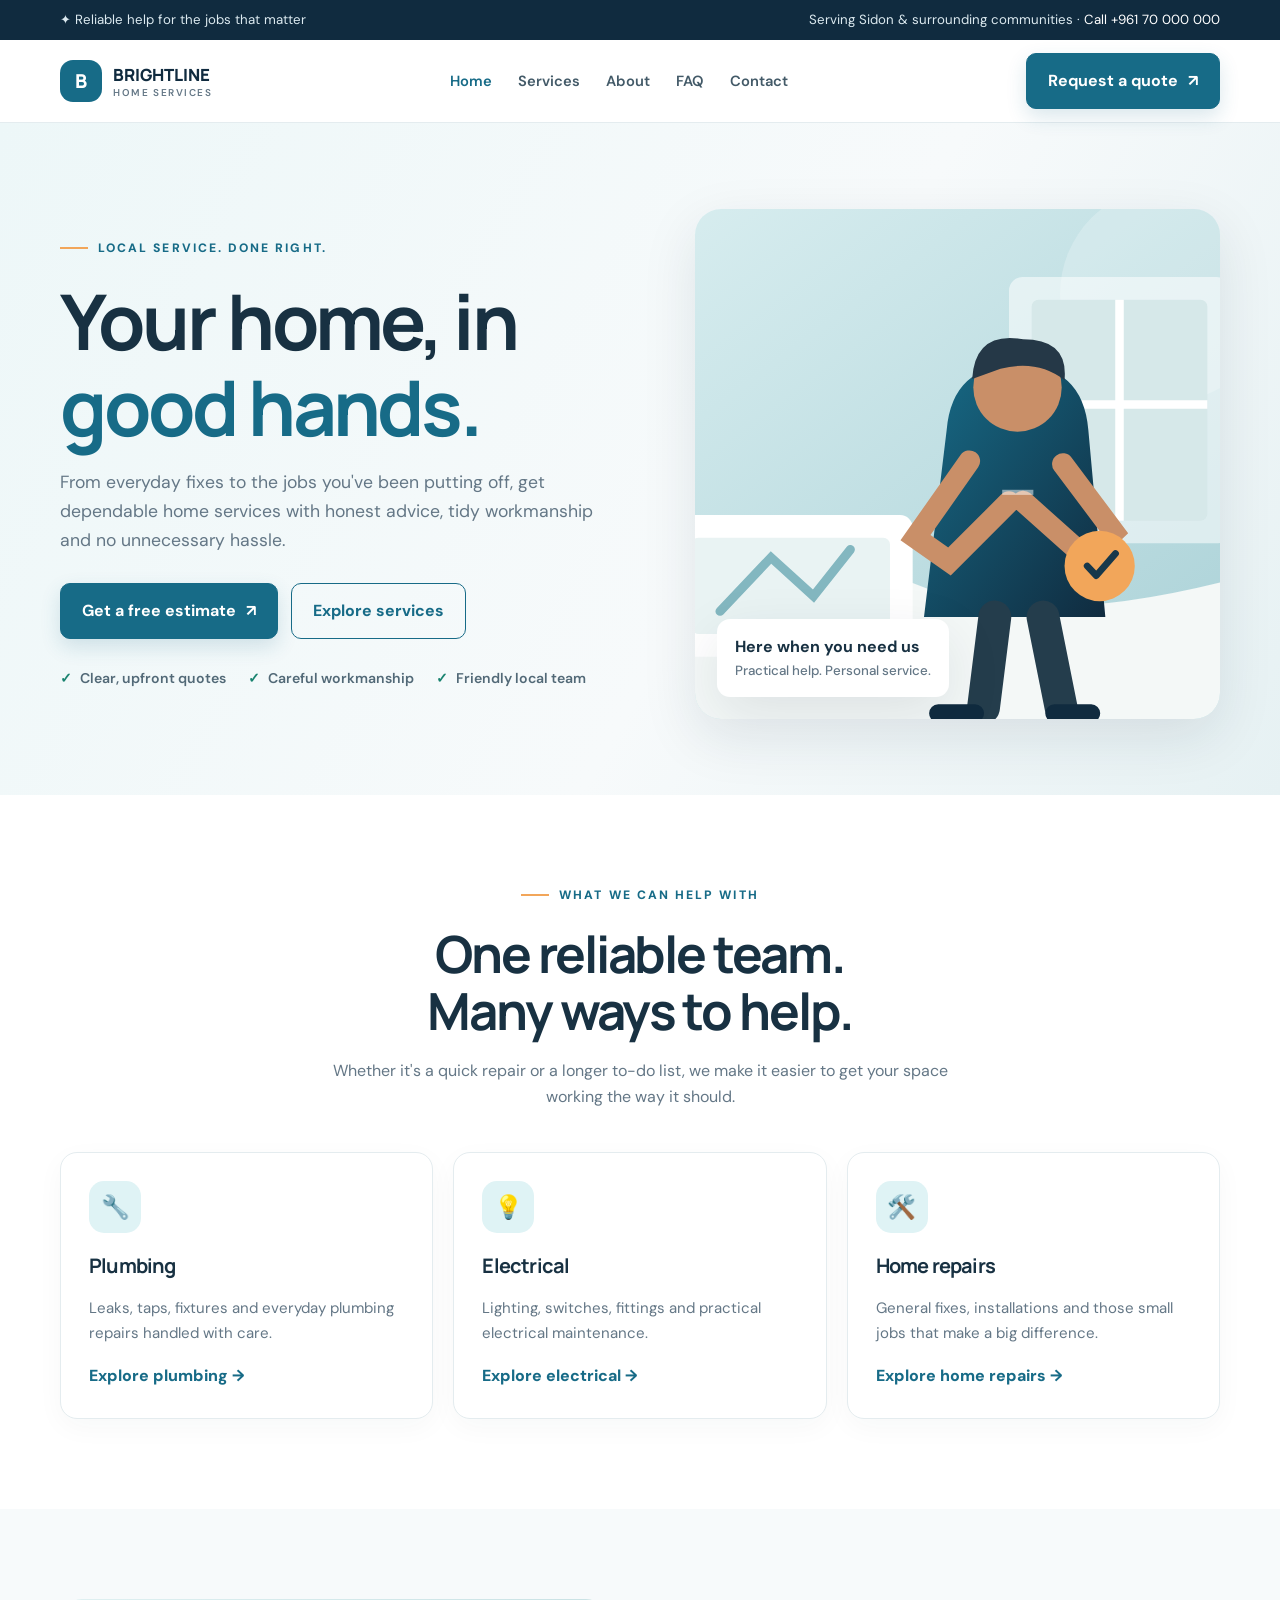
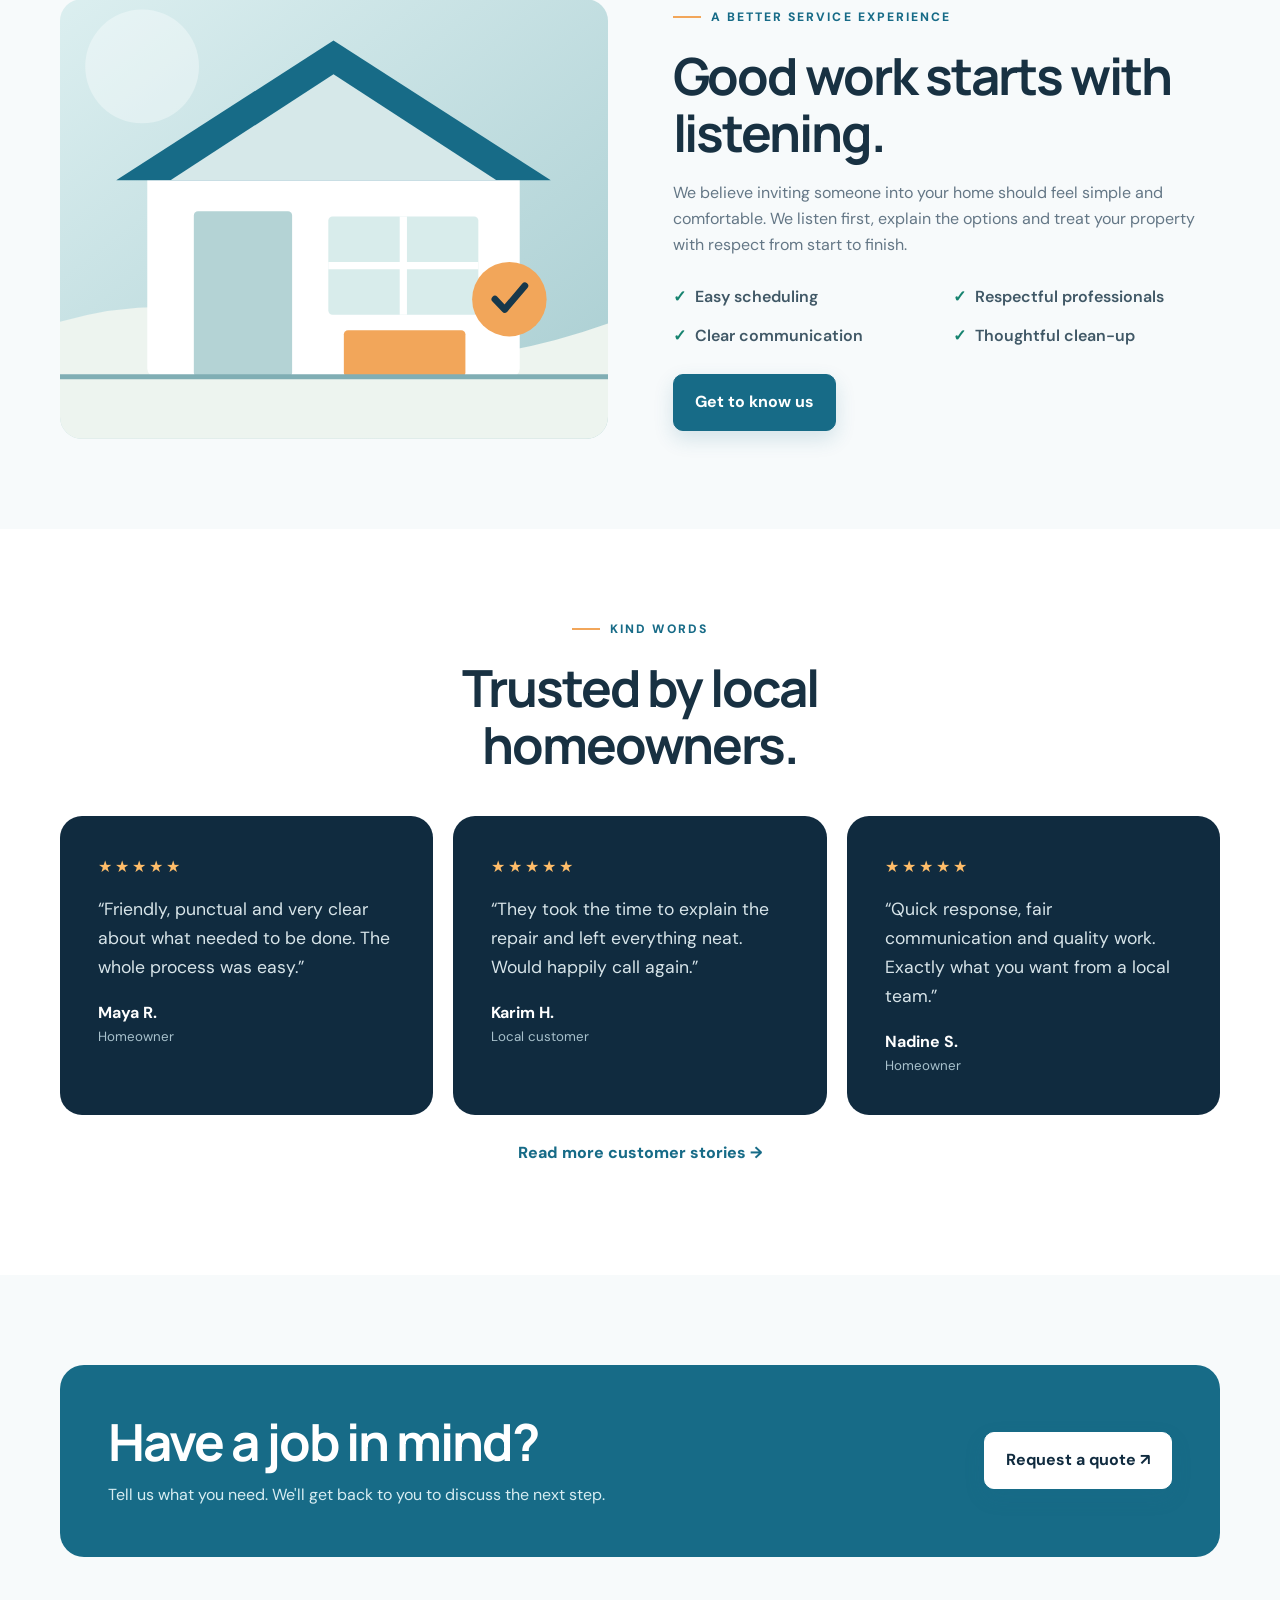
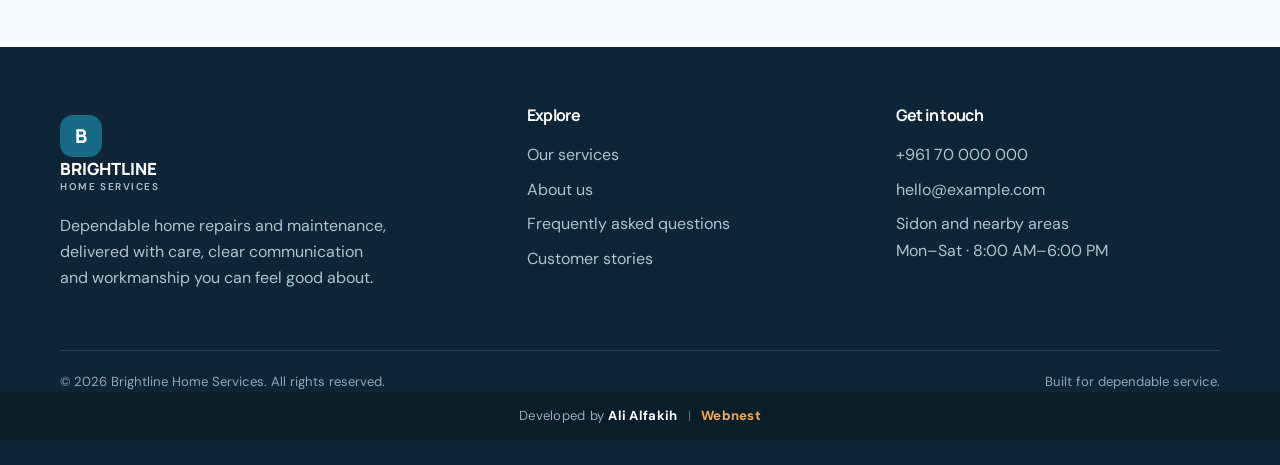
<file: index.html>
<!doctype html><html lang="en"><head><meta charset="utf-8"><meta name="viewport" content="width=device-width,initial-scale=1"><meta name="description" content="Reliable local home services, clear communication and quality workmanship."><title>Home | Brightline Home Services</title><link rel="stylesheet" href="assets/style.css"></head><body>
<div class="topbar"><div class="container"><span>✦ Reliable help for the jobs that matter</span><span class="top-right">Serving Sidon & surrounding communities · <a href="tel:+96170000000">Call +961 70 000 000</a></span></div></div>
<header class="header"><div class="container nav"><a class="brand" href="index.html"><span class="brand-mark">B</span><span>BRIGHTLINE<small>HOME SERVICES</small></span></a><nav class="links" id="nav"><a class="active" href="index.html">Home</a><a class="" href="services.html">Services</a><a class="" href="about.html">About</a><a class="" href="faq.html">FAQ</a><a class="" href="contact.html">Contact</a></nav><a class="btn" href="quote.html">Request a quote <span>↗</span></a><button class="menu" aria-label="Open menu" onclick="document.getElementById('nav').classList.toggle('open')">☰</button></div></header>
<main><section class="hero"><div class="container hero-grid"><div><div class="eyebrow">Local service. Done right.</div><h1>Your home, in <span>good hands.</span></h1><p class="hero-copy">From everyday fixes to the jobs you've been putting off, get dependable home services with honest advice, tidy workmanship and no unnecessary hassle.</p><div class="actions"><a class="btn" href="quote.html">Get a free estimate <span>↗</span></a><a class="btn outline" href="services.html">Explore services</a></div><div class="trust"><span>Clear, upfront quotes</span><span>Careful workmanship</span><span>Friendly local team</span></div></div><div class="hero-image"><img src="assets/hero-service.svg" alt="Professional technician working on a home repair"><div class="image-note">Here when you need us<small>Practical help. Personal service.</small></div></div></div></section>
<section class="section white"><div class="container"><div class="section-head center"><div class="eyebrow">What we can help with</div><h2>One reliable team.<br>Many ways to help.</h2><p>Whether it's a quick repair or a longer to-do list, we make it easier to get your space working the way it should.</p></div><div class="cards">
<div class="card"><div class="icon">🔧</div><h3>Plumbing</h3><p>Leaks, taps, fixtures and everyday plumbing repairs handled with care.</p><a class="text-link" href="services.html#plumbing">Explore plumbing →</a></div>
<div class="card"><div class="icon">💡</div><h3>Electrical</h3><p>Lighting, switches, fittings and practical electrical maintenance.</p><a class="text-link" href="services.html#electrical">Explore electrical →</a></div>
<div class="card"><div class="icon">🛠️</div><h3>Home repairs</h3><p>General fixes, installations and those small jobs that make a big difference.</p><a class="text-link" href="services.html#repairs">Explore home repairs →</a></div></div></div></section>
<section class="section"><div class="container split"><div class="photo"><img src="assets/home-project.svg" alt="Beautiful, well-maintained home"></div><div><div class="eyebrow">A better service experience</div><h2>Good work starts with listening.</h2><p>We believe inviting someone into your home should feel simple and comfortable. We listen first, explain the options and treat your property with respect from start to finish.</p><div class="checks"><span>Easy scheduling</span><span>Respectful professionals</span><span>Clear communication</span><span>Thoughtful clean-up</span></div><a class="btn" href="about.html">Get to know us</a></div></div></section>
<section class="section white"><div class="container"><div class="section-head center"><div class="eyebrow">Kind words</div><h2>Trusted by local homeowners.</h2></div><div class="cards"><div class="testimonial"><div class="stars">★★★★★</div><p>“Friendly, punctual and very clear about what needed to be done. The whole process was easy.”</p><div class="person">Maya R.<small>Homeowner</small></div></div><div class="testimonial"><div class="stars">★★★★★</div><p>“They took the time to explain the repair and left everything neat. Would happily call again.”</p><div class="person">Karim H.<small>Local customer</small></div></div><div class="testimonial"><div class="stars">★★★★★</div><p>“Quick response, fair communication and quality work. Exactly what you want from a local team.”</p><div class="person">Nadine S.<small>Homeowner</small></div></div></div><p style="text-align:center;margin-top:25px"><a class="text-link" href="testimonials.html">Read more customer stories →</a></p></div></section>
<section class="section"><div class="container"><div class="cta"><div><h2>Have a job in mind?</h2><p>Tell us what you need. We'll get back to you to discuss the next step.</p></div><a class="btn light" href="quote.html">Request a quote ↗</a></div></div></section></main>
<footer class="footer"><div class="container"><div class="footer-grid"><div><a class="brand" href="index.html" style="color:#fff"><span class="brand-mark">B</span><span>BRIGHTLINE<small style="color:#afc3cd">HOME SERVICES</small></span></a><p style="margin-top:20px;max-width:330px">Dependable home repairs and maintenance, delivered with care, clear communication and workmanship you can feel good about.</p></div><div><h3>Explore</h3><a href="services.html">Our services</a><a href="about.html">About us</a><a href="faq.html">Frequently asked questions</a><a href="testimonials.html">Customer stories</a></div><div><h3>Get in touch</h3><a href="tel:+96170000000">+961 70 000 000</a><a href="mailto:hello@example.com">hello@example.com</a><p>Sidon and nearby areas<br>Mon–Sat · 8:00 AM–6:00 PM</p></div></div><div class="copyright"><span>© 2026 Brightline Home Services. All rights reserved.</span><span>Built for dependable service.</span></div></div><div class="developer-credit">Developed by <strong>Ali Alfakih</strong> <span>|</span> <a href="#" aria-label="Webnest">Webnest</a></div></footer><a class="mobile-call" href="tel:+96170000000">☎ Call now</a><script src="assets/site.js"></script></body></html>
</file>
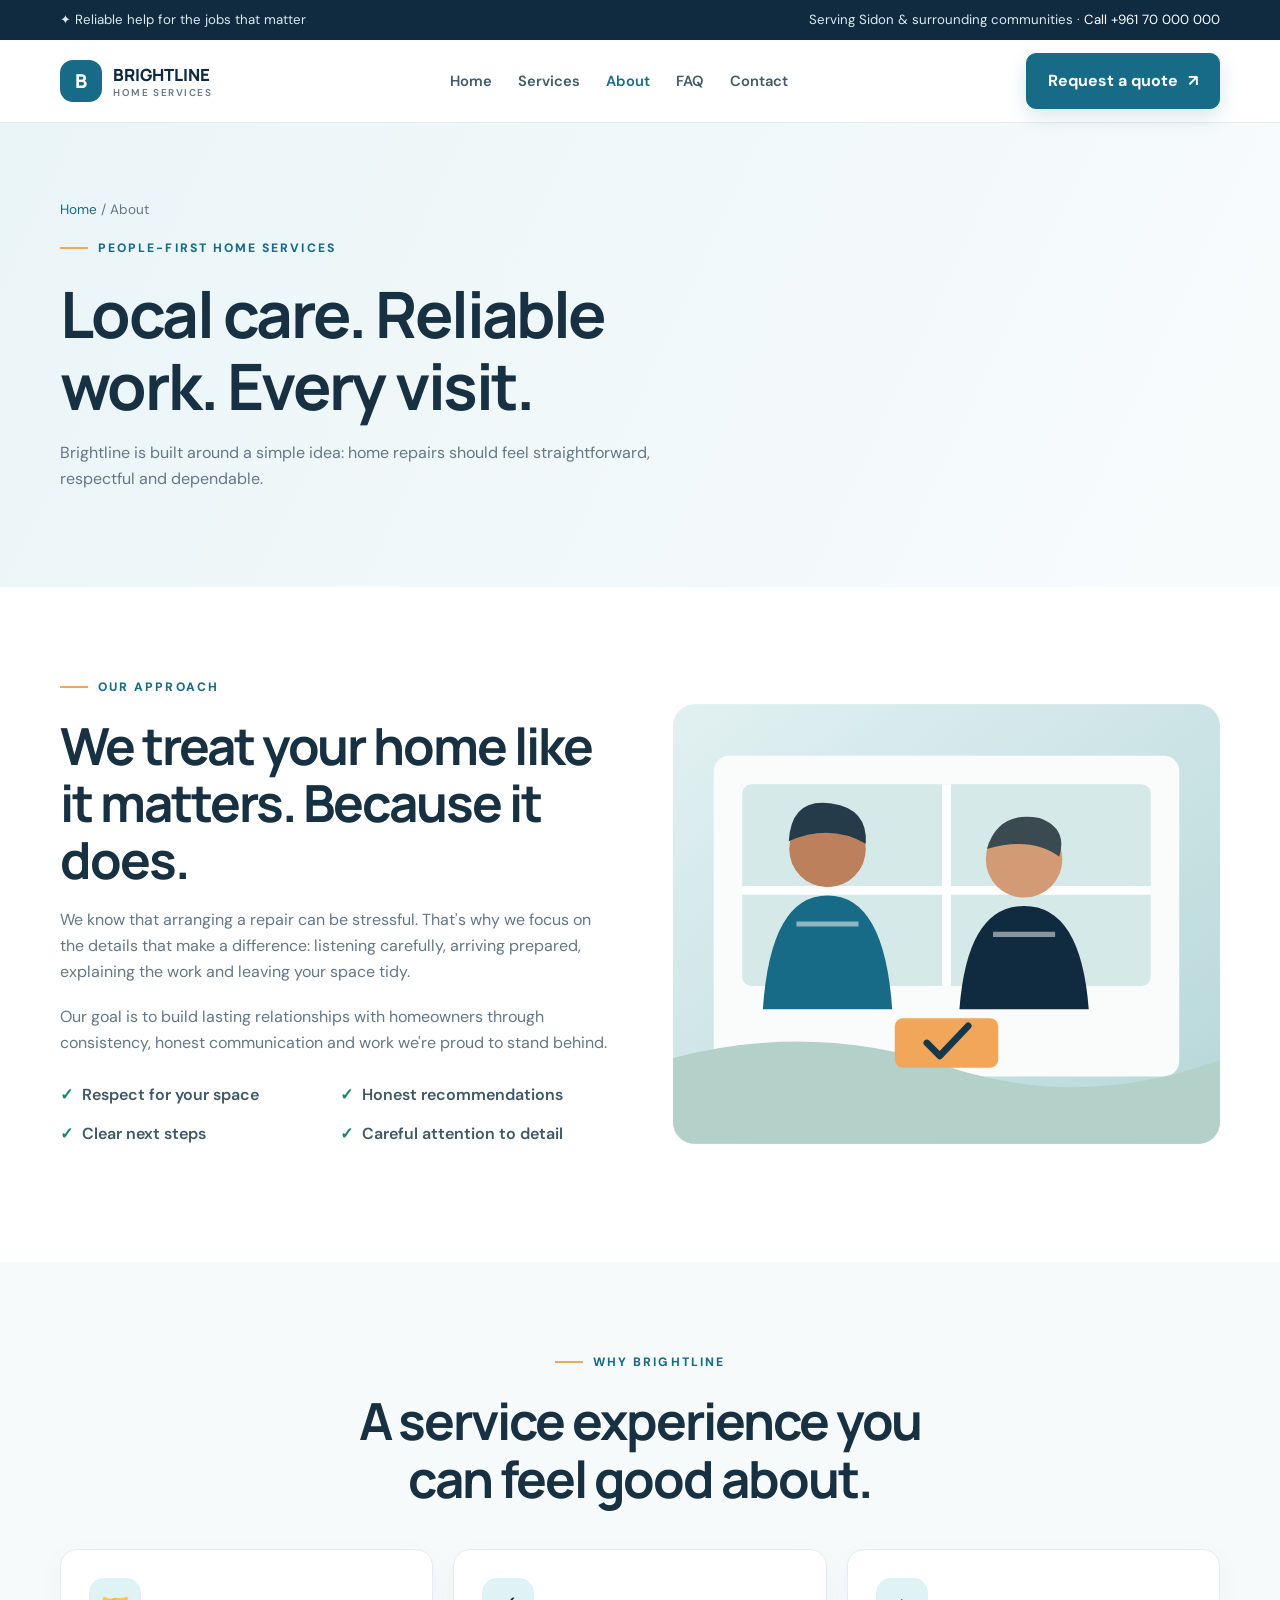
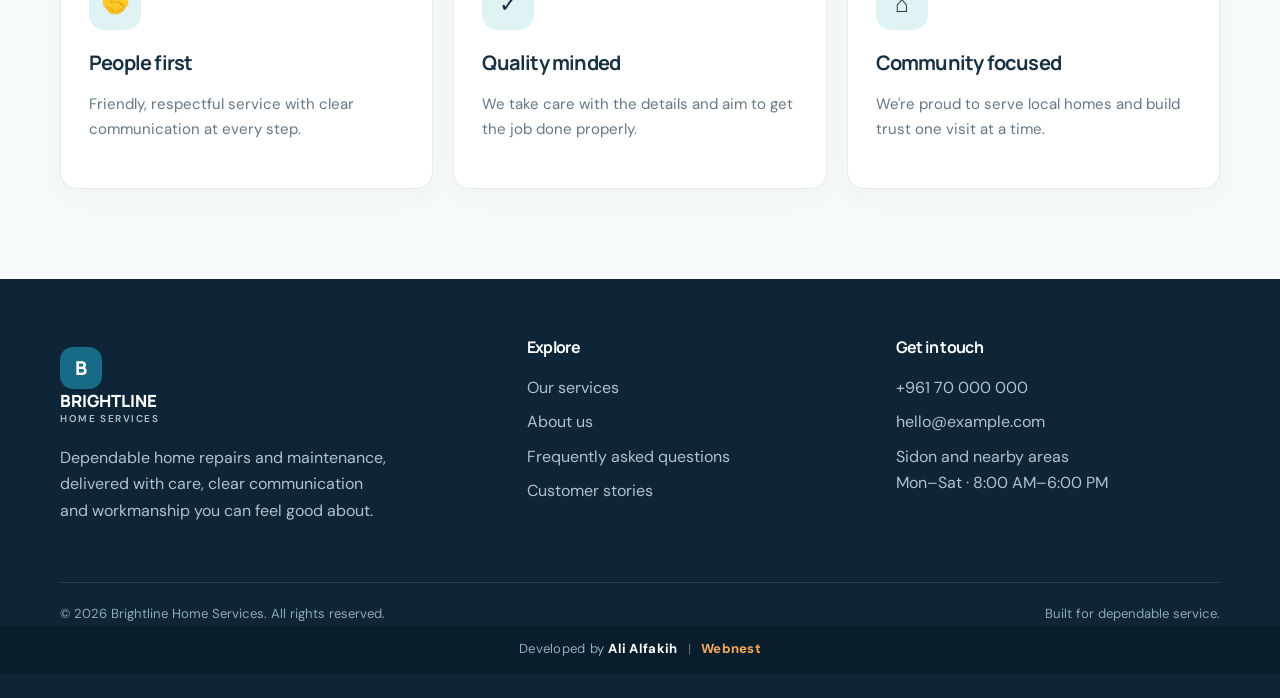
<file: about.html>
<!doctype html><html lang="en"><head><meta charset="utf-8"><meta name="viewport" content="width=device-width,initial-scale=1"><meta name="description" content="Reliable local home services, clear communication and quality workmanship."><title>About | Brightline Home Services</title><link rel="stylesheet" href="assets/style.css"></head><body>
<div class="topbar"><div class="container"><span>✦ Reliable help for the jobs that matter</span><span class="top-right">Serving Sidon & surrounding communities · <a href="tel:+96170000000">Call +961 70 000 000</a></span></div></div>
<header class="header"><div class="container nav"><a class="brand" href="index.html"><span class="brand-mark">B</span><span>BRIGHTLINE<small>HOME SERVICES</small></span></a><nav class="links" id="nav"><a class="" href="index.html">Home</a><a class="" href="services.html">Services</a><a class="active" href="about.html">About</a><a class="" href="faq.html">FAQ</a><a class="" href="contact.html">Contact</a></nav><a class="btn" href="quote.html">Request a quote <span>↗</span></a><button class="menu" aria-label="Open menu" onclick="document.getElementById('nav').classList.toggle('open')">☰</button></div></header>
<main><section class="page-hero"><div class="container"><div class="crumb"><a href="index.html">Home</a> / About</div><div class="eyebrow">People-first home services</div><h1>Local care. Reliable<br>work. Every visit.</h1><p style="max-width:620px">Brightline is built around a simple idea: home repairs should feel straightforward, respectful and dependable.</p></div></section><section class="section white"><div class="container split"><div><div class="eyebrow">Our approach</div><h2>We treat your home like it matters. Because it does.</h2><p>We know that arranging a repair can be stressful. That's why we focus on the details that make a difference: listening carefully, arriving prepared, explaining the work and leaving your space tidy.</p><p>Our goal is to build lasting relationships with homeowners through consistency, honest communication and work we're proud to stand behind.</p><div class="checks"><span>Respect for your space</span><span>Honest recommendations</span><span>Clear next steps</span><span>Careful attention to detail</span></div></div><div class="photo"><img src="assets/work-team.svg" alt="Tradesperson at work on a home project"></div></div></section><section class="section"><div class="container"><div class="section-head center"><div class="eyebrow">Why Brightline</div><h2>A service experience you can feel good about.</h2></div><div class="cards"><div class="card"><div class="icon">🤝</div><h3>People first</h3><p>Friendly, respectful service with clear communication at every step.</p></div><div class="card"><div class="icon">✓</div><h3>Quality minded</h3><p>We take care with the details and aim to get the job done properly.</p></div><div class="card"><div class="icon">⌂</div><h3>Community focused</h3><p>We're proud to serve local homes and build trust one visit at a time.</p></div></div></div></section></main>
<footer class="footer"><div class="container"><div class="footer-grid"><div><a class="brand" href="index.html" style="color:#fff"><span class="brand-mark">B</span><span>BRIGHTLINE<small style="color:#afc3cd">HOME SERVICES</small></span></a><p style="margin-top:20px;max-width:330px">Dependable home repairs and maintenance, delivered with care, clear communication and workmanship you can feel good about.</p></div><div><h3>Explore</h3><a href="services.html">Our services</a><a href="about.html">About us</a><a href="faq.html">Frequently asked questions</a><a href="testimonials.html">Customer stories</a></div><div><h3>Get in touch</h3><a href="tel:+96170000000">+961 70 000 000</a><a href="mailto:hello@example.com">hello@example.com</a><p>Sidon and nearby areas<br>Mon–Sat · 8:00 AM–6:00 PM</p></div></div><div class="copyright"><span>© 2026 Brightline Home Services. All rights reserved.</span><span>Built for dependable service.</span></div></div><div class="developer-credit">Developed by <strong>Ali Alfakih</strong> <span>|</span> <a href="#" aria-label="Webnest">Webnest</a></div></footer><a class="mobile-call" href="tel:+96170000000">☎ Call now</a><script src="assets/site.js"></script></body></html>
</file>
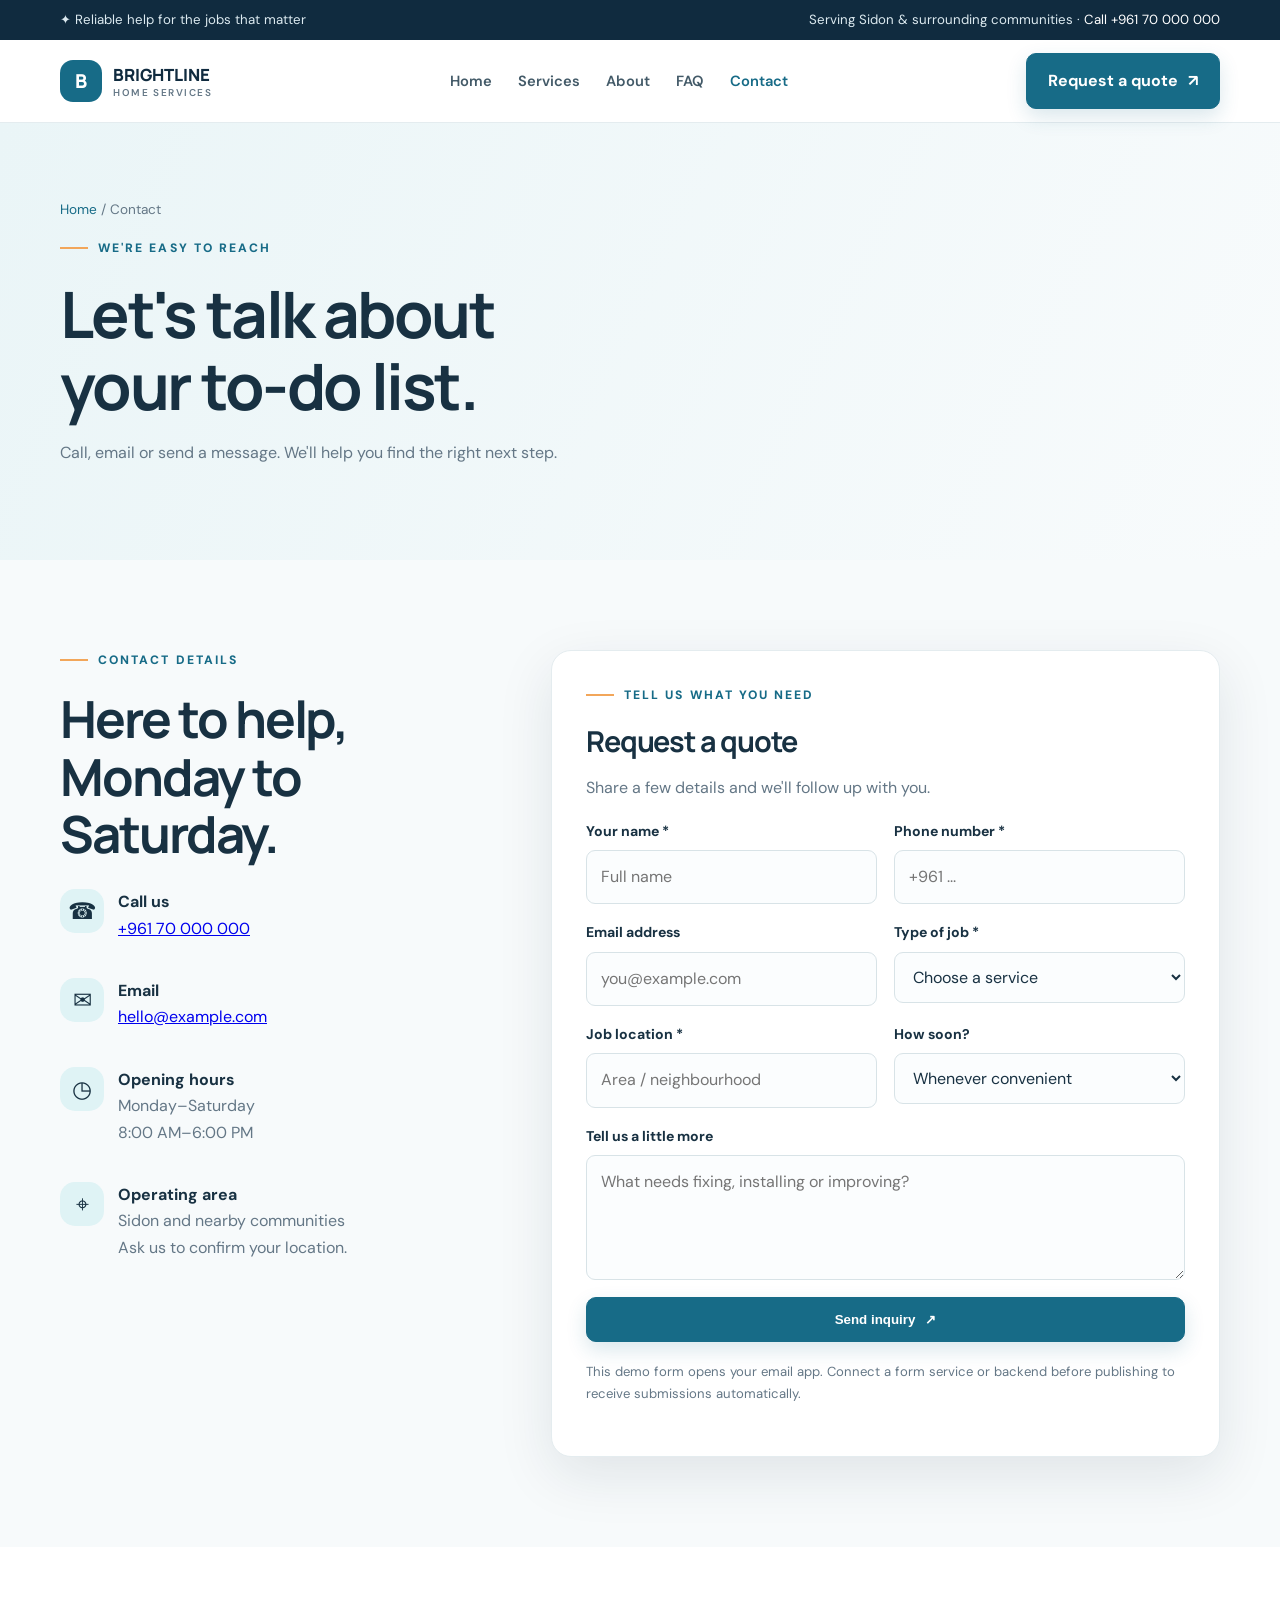
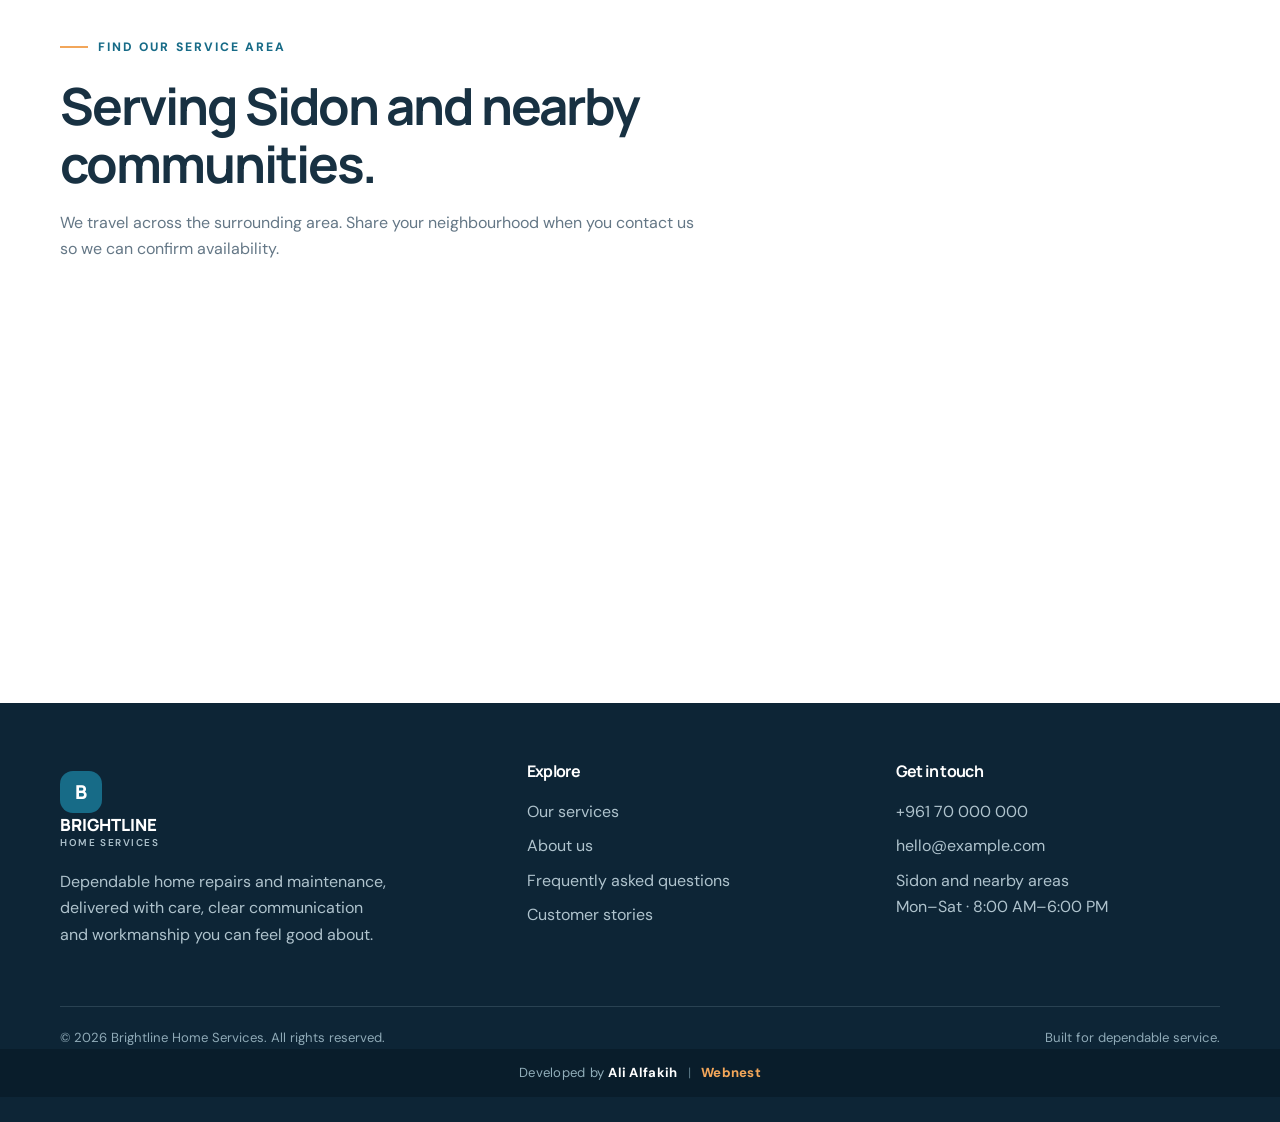
<file: contact.html>
<!doctype html><html lang="en"><head><meta charset="utf-8"><meta name="viewport" content="width=device-width,initial-scale=1"><meta name="description" content="Reliable local home services, clear communication and quality workmanship."><title>Contact | Brightline Home Services</title><link rel="stylesheet" href="assets/style.css"></head><body>
<div class="topbar"><div class="container"><span>✦ Reliable help for the jobs that matter</span><span class="top-right">Serving Sidon & surrounding communities · <a href="tel:+96170000000">Call +961 70 000 000</a></span></div></div>
<header class="header"><div class="container nav"><a class="brand" href="index.html"><span class="brand-mark">B</span><span>BRIGHTLINE<small>HOME SERVICES</small></span></a><nav class="links" id="nav"><a class="" href="index.html">Home</a><a class="" href="services.html">Services</a><a class="" href="about.html">About</a><a class="" href="faq.html">FAQ</a><a class="active" href="contact.html">Contact</a></nav><a class="btn" href="quote.html">Request a quote <span>↗</span></a><button class="menu" aria-label="Open menu" onclick="document.getElementById('nav').classList.toggle('open')">☰</button></div></header>
<main><section class="page-hero"><div class="container"><div class="crumb"><a href="index.html">Home</a> / Contact</div><div class="eyebrow">We're easy to reach</div><h1>Let's talk about<br>your to-do list.</h1><p>Call, email or send a message. We'll help you find the right next step.</p></div></section><section class="section"><div class="container form-wrap"><div><div class="eyebrow">Contact details</div><h2>Here to help, Monday to Saturday.</h2><div class="contact-list"><div class="contact-item"><div class="icon">☎</div><div><b>Call us</b><p><a href="tel:+96170000000">+961 70 000 000</a></p></div></div><div class="contact-item"><div class="icon">✉</div><div><b>Email</b><p><a href="mailto:hello@example.com">hello@example.com</a></p></div></div><div class="contact-item"><div class="icon">◷</div><div><b>Opening hours</b><p>Monday–Saturday<br>8:00 AM–6:00 PM</p></div></div><div class="contact-item"><div class="icon">⌖</div><div><b>Operating area</b><p>Sidon and nearby communities<br>Ask us to confirm your location.</p></div></div></div></div><form class="form-card" id="inquiryForm"><div class="eyebrow">Tell us what you need</div><h2 style="font-size:1.8rem">Request a quote</h2><p>Share a few details and we'll follow up with you.</p><div class="form-grid"><div class="field"><label for="name">Your name *</label><input id="name" name="name" required placeholder="Full name"></div><div class="field"><label for="phone">Phone number *</label><input id="phone" name="phone" required type="tel" placeholder="+961 ..."></div><div class="field"><label for="email">Email address</label><input id="email" name="email" type="email" placeholder="you@example.com"></div><div class="field"><label for="service">Type of job *</label><select id="service" name="service" required><option value="">Choose a service</option><option>Plumbing</option><option>Electrical</option><option>Handyman / home repairs</option><option>Other / not sure</option></select></div><div class="field"><label for="location">Job location *</label><input id="location" name="location" required placeholder="Area / neighbourhood"></div><div class="field"><label for="urgency">How soon?</label><select id="urgency" name="urgency"><option>Whenever convenient</option><option>Within a few days</option><option>As soon as possible</option><option>Emergency — please call me</option></select></div><div class="field full"><label for="details">Tell us a little more</label><textarea id="details" name="details" placeholder="What needs fixing, installing or improving?"></textarea></div><div class="field full"><button class="btn" type="submit">Send inquiry <span>↗</span></button><p class="notice" id="formNotice">This demo form opens your email app. Connect a form service or backend before publishing to receive submissions automatically.</p></div></div></form></div></section><section class="section white"><div class="container"><div class="section-head"><div class="eyebrow">Find our service area</div><h2>Serving Sidon and nearby communities.</h2><p>We travel across the surrounding area. Share your neighbourhood when you contact us so we can confirm availability.</p></div><iframe class="map" loading="lazy" title="Map of Sidon, Lebanon" src="https://www.google.com/maps?q=Sidon%2C%20Lebanon&output=embed"></iframe></div></section></main>
<footer class="footer"><div class="container"><div class="footer-grid"><div><a class="brand" href="index.html" style="color:#fff"><span class="brand-mark">B</span><span>BRIGHTLINE<small style="color:#afc3cd">HOME SERVICES</small></span></a><p style="margin-top:20px;max-width:330px">Dependable home repairs and maintenance, delivered with care, clear communication and workmanship you can feel good about.</p></div><div><h3>Explore</h3><a href="services.html">Our services</a><a href="about.html">About us</a><a href="faq.html">Frequently asked questions</a><a href="testimonials.html">Customer stories</a></div><div><h3>Get in touch</h3><a href="tel:+96170000000">+961 70 000 000</a><a href="mailto:hello@example.com">hello@example.com</a><p>Sidon and nearby areas<br>Mon–Sat · 8:00 AM–6:00 PM</p></div></div><div class="copyright"><span>© 2026 Brightline Home Services. All rights reserved.</span><span>Built for dependable service.</span></div></div><div class="developer-credit">Developed by <strong>Ali Alfakih</strong> <span>|</span> <a href="#" aria-label="Webnest">Webnest</a></div></footer><a class="mobile-call" href="tel:+96170000000">☎ Call now</a><script src="assets/site.js"></script></body></html>
</file>
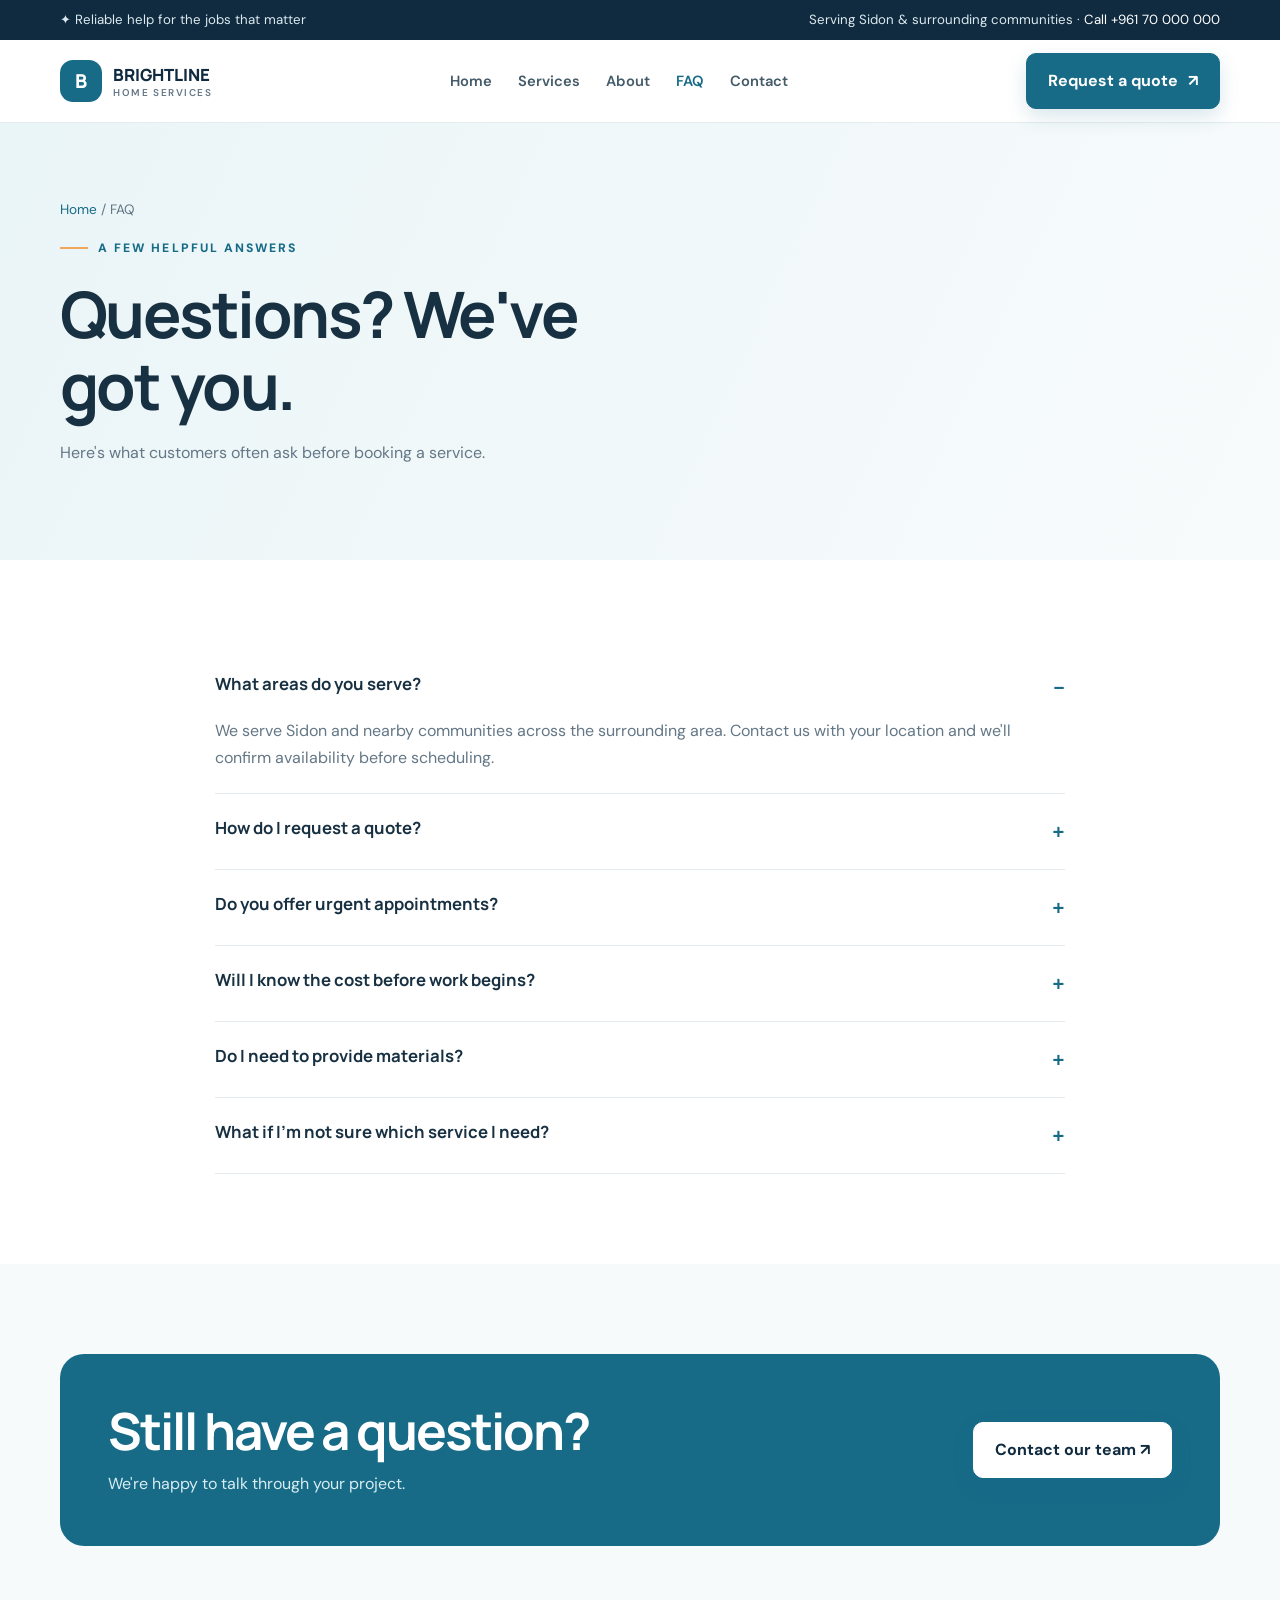
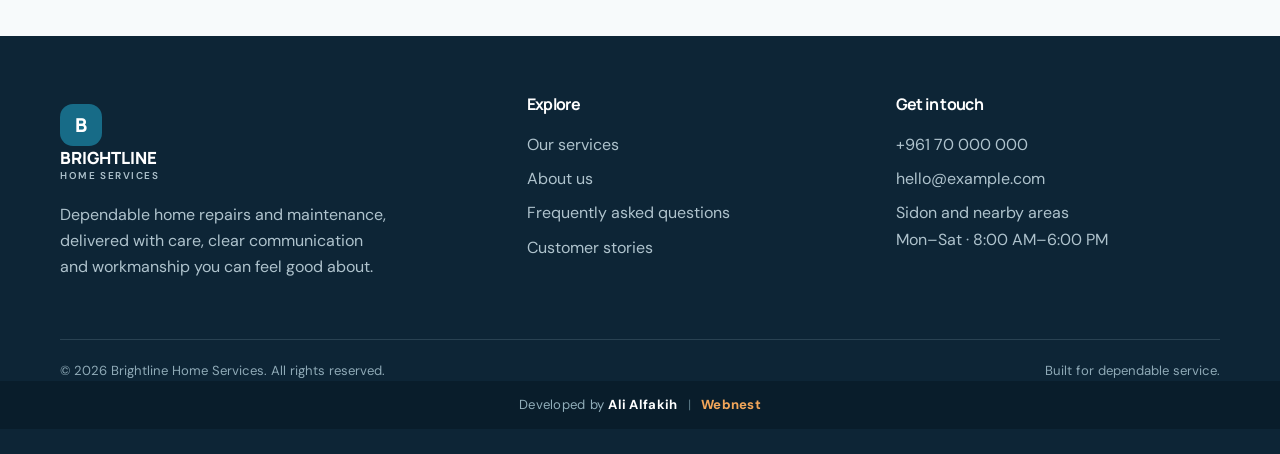
<file: faq.html>
<!doctype html><html lang="en"><head><meta charset="utf-8"><meta name="viewport" content="width=device-width,initial-scale=1"><meta name="description" content="Reliable local home services, clear communication and quality workmanship."><title>FAQ | Brightline Home Services</title><link rel="stylesheet" href="assets/style.css"></head><body>
<div class="topbar"><div class="container"><span>✦ Reliable help for the jobs that matter</span><span class="top-right">Serving Sidon & surrounding communities · <a href="tel:+96170000000">Call +961 70 000 000</a></span></div></div>
<header class="header"><div class="container nav"><a class="brand" href="index.html"><span class="brand-mark">B</span><span>BRIGHTLINE<small>HOME SERVICES</small></span></a><nav class="links" id="nav"><a class="" href="index.html">Home</a><a class="" href="services.html">Services</a><a class="" href="about.html">About</a><a class="active" href="faq.html">FAQ</a><a class="" href="contact.html">Contact</a></nav><a class="btn" href="quote.html">Request a quote <span>↗</span></a><button class="menu" aria-label="Open menu" onclick="document.getElementById('nav').classList.toggle('open')">☰</button></div></header>
<main><section class="page-hero"><div class="container"><div class="crumb"><a href="index.html">Home</a> / FAQ</div><div class="eyebrow">A few helpful answers</div><h1>Questions? We've<br>got you.</h1><p>Here's what customers often ask before booking a service.</p></div></section><section class="section white"><div class="container faq-list">
<details class="faq-item" open><summary>What areas do you serve?</summary><p>We serve Sidon and nearby communities across the surrounding area. Contact us with your location and we'll confirm availability before scheduling.</p></details>
<details class="faq-item"><summary>How do I request a quote?</summary><p>Use our Request a Quote form and share the type of job, location, urgency and a short description. We'll contact you to discuss the details.</p></details>
<details class="faq-item"><summary>Do you offer urgent appointments?</summary><p>Urgent appointments depend on team availability and the nature of the issue. Call us directly for time-sensitive requests.</p></details>
<details class="faq-item"><summary>Will I know the cost before work begins?</summary><p>We aim to explain the scope and pricing clearly before proceeding. If the job changes, we'll discuss any revised estimate with you first.</p></details>
<details class="faq-item"><summary>Do I need to provide materials?</summary><p>That depends on the job. Tell us what you need and we'll confirm whether materials are included or need to be supplied separately.</p></details>
<details class="faq-item"><summary>What if I'm not sure which service I need?</summary><p>That's completely fine. Describe the problem in your own words and we'll help identify the next step.</p></details>
</div></section><section class="section"><div class="container cta"><div><h2>Still have a question?</h2><p>We're happy to talk through your project.</p></div><a class="btn light" href="contact.html">Contact our team ↗</a></div></section></main>
<footer class="footer"><div class="container"><div class="footer-grid"><div><a class="brand" href="index.html" style="color:#fff"><span class="brand-mark">B</span><span>BRIGHTLINE<small style="color:#afc3cd">HOME SERVICES</small></span></a><p style="margin-top:20px;max-width:330px">Dependable home repairs and maintenance, delivered with care, clear communication and workmanship you can feel good about.</p></div><div><h3>Explore</h3><a href="services.html">Our services</a><a href="about.html">About us</a><a href="faq.html">Frequently asked questions</a><a href="testimonials.html">Customer stories</a></div><div><h3>Get in touch</h3><a href="tel:+96170000000">+961 70 000 000</a><a href="mailto:hello@example.com">hello@example.com</a><p>Sidon and nearby areas<br>Mon–Sat · 8:00 AM–6:00 PM</p></div></div><div class="copyright"><span>© 2026 Brightline Home Services. All rights reserved.</span><span>Built for dependable service.</span></div></div><div class="developer-credit">Developed by <strong>Ali Alfakih</strong> <span>|</span> <a href="#" aria-label="Webnest">Webnest</a></div></footer><a class="mobile-call" href="tel:+96170000000">☎ Call now</a><script src="assets/site.js"></script></body></html>
</file>
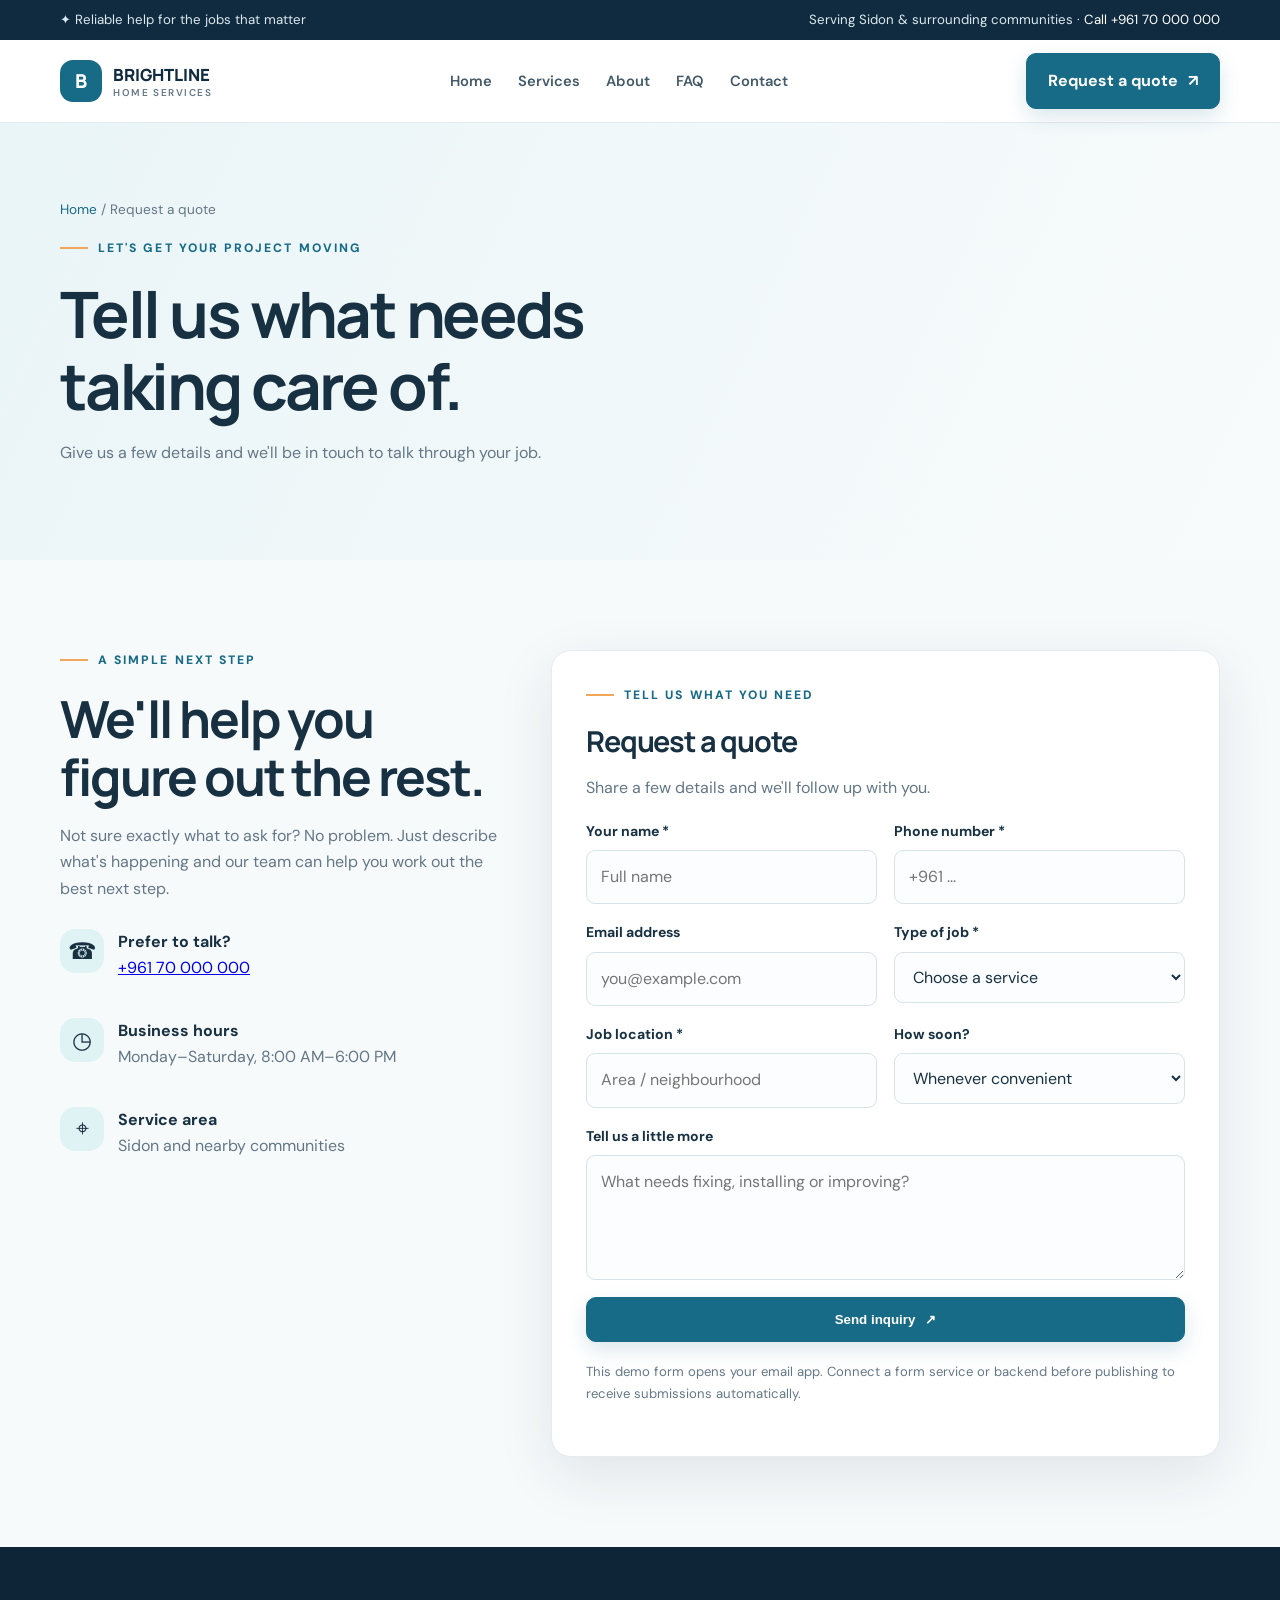
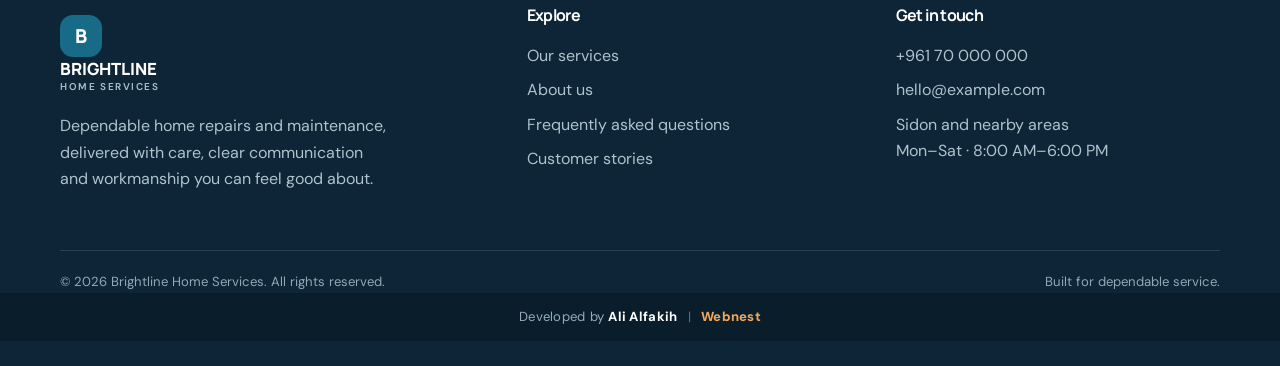
<file: quote.html>
<!doctype html><html lang="en"><head><meta charset="utf-8"><meta name="viewport" content="width=device-width,initial-scale=1"><meta name="description" content="Reliable local home services, clear communication and quality workmanship."><title>Request a Quote | Brightline Home Services</title><link rel="stylesheet" href="assets/style.css"></head><body>
<div class="topbar"><div class="container"><span>✦ Reliable help for the jobs that matter</span><span class="top-right">Serving Sidon & surrounding communities · <a href="tel:+96170000000">Call +961 70 000 000</a></span></div></div>
<header class="header"><div class="container nav"><a class="brand" href="index.html"><span class="brand-mark">B</span><span>BRIGHTLINE<small>HOME SERVICES</small></span></a><nav class="links" id="nav"><a class="" href="index.html">Home</a><a class="" href="services.html">Services</a><a class="" href="about.html">About</a><a class="" href="faq.html">FAQ</a><a class="" href="contact.html">Contact</a></nav><a class="btn" href="quote.html">Request a quote <span>↗</span></a><button class="menu" aria-label="Open menu" onclick="document.getElementById('nav').classList.toggle('open')">☰</button></div></header>
<main><section class="page-hero"><div class="container"><div class="crumb"><a href="index.html">Home</a> / Request a quote</div><div class="eyebrow">Let's get your project moving</div><h1>Tell us what needs<br>taking care of.</h1><p>Give us a few details and we'll be in touch to talk through your job.</p></div></section><section class="section"><div class="container form-wrap"><div><div class="eyebrow">A simple next step</div><h2>We'll help you figure out the rest.</h2><p>Not sure exactly what to ask for? No problem. Just describe what's happening and our team can help you work out the best next step.</p><div class="contact-list"><div class="contact-item"><div class="icon">☎</div><div><b>Prefer to talk?</b><p><a href="tel:+96170000000">+961 70 000 000</a></p></div></div><div class="contact-item"><div class="icon">◷</div><div><b>Business hours</b><p>Monday–Saturday, 8:00 AM–6:00 PM</p></div></div><div class="contact-item"><div class="icon">⌖</div><div><b>Service area</b><p>Sidon and nearby communities</p></div></div></div></div><form class="form-card" id="inquiryForm"><div class="eyebrow">Tell us what you need</div><h2 style="font-size:1.8rem">Request a quote</h2><p>Share a few details and we'll follow up with you.</p><div class="form-grid"><div class="field"><label for="name">Your name *</label><input id="name" name="name" required placeholder="Full name"></div><div class="field"><label for="phone">Phone number *</label><input id="phone" name="phone" required type="tel" placeholder="+961 ..."></div><div class="field"><label for="email">Email address</label><input id="email" name="email" type="email" placeholder="you@example.com"></div><div class="field"><label for="service">Type of job *</label><select id="service" name="service" required><option value="">Choose a service</option><option>Plumbing</option><option>Electrical</option><option>Handyman / home repairs</option><option>Other / not sure</option></select></div><div class="field"><label for="location">Job location *</label><input id="location" name="location" required placeholder="Area / neighbourhood"></div><div class="field"><label for="urgency">How soon?</label><select id="urgency" name="urgency"><option>Whenever convenient</option><option>Within a few days</option><option>As soon as possible</option><option>Emergency — please call me</option></select></div><div class="field full"><label for="details">Tell us a little more</label><textarea id="details" name="details" placeholder="What needs fixing, installing or improving?"></textarea></div><div class="field full"><button class="btn" type="submit">Send inquiry <span>↗</span></button><p class="notice" id="formNotice">This demo form opens your email app. Connect a form service or backend before publishing to receive submissions automatically.</p></div></div></form></div></section></main>
<footer class="footer"><div class="container"><div class="footer-grid"><div><a class="brand" href="index.html" style="color:#fff"><span class="brand-mark">B</span><span>BRIGHTLINE<small style="color:#afc3cd">HOME SERVICES</small></span></a><p style="margin-top:20px;max-width:330px">Dependable home repairs and maintenance, delivered with care, clear communication and workmanship you can feel good about.</p></div><div><h3>Explore</h3><a href="services.html">Our services</a><a href="about.html">About us</a><a href="faq.html">Frequently asked questions</a><a href="testimonials.html">Customer stories</a></div><div><h3>Get in touch</h3><a href="tel:+96170000000">+961 70 000 000</a><a href="mailto:hello@example.com">hello@example.com</a><p>Sidon and nearby areas<br>Mon–Sat · 8:00 AM–6:00 PM</p></div></div><div class="copyright"><span>© 2026 Brightline Home Services. All rights reserved.</span><span>Built for dependable service.</span></div></div><div class="developer-credit">Developed by <strong>Ali Alfakih</strong> <span>|</span> <a href="#" aria-label="Webnest">Webnest</a></div></footer><a class="mobile-call" href="tel:+96170000000">☎ Call now</a><script src="assets/site.js"></script></body></html>
</file>
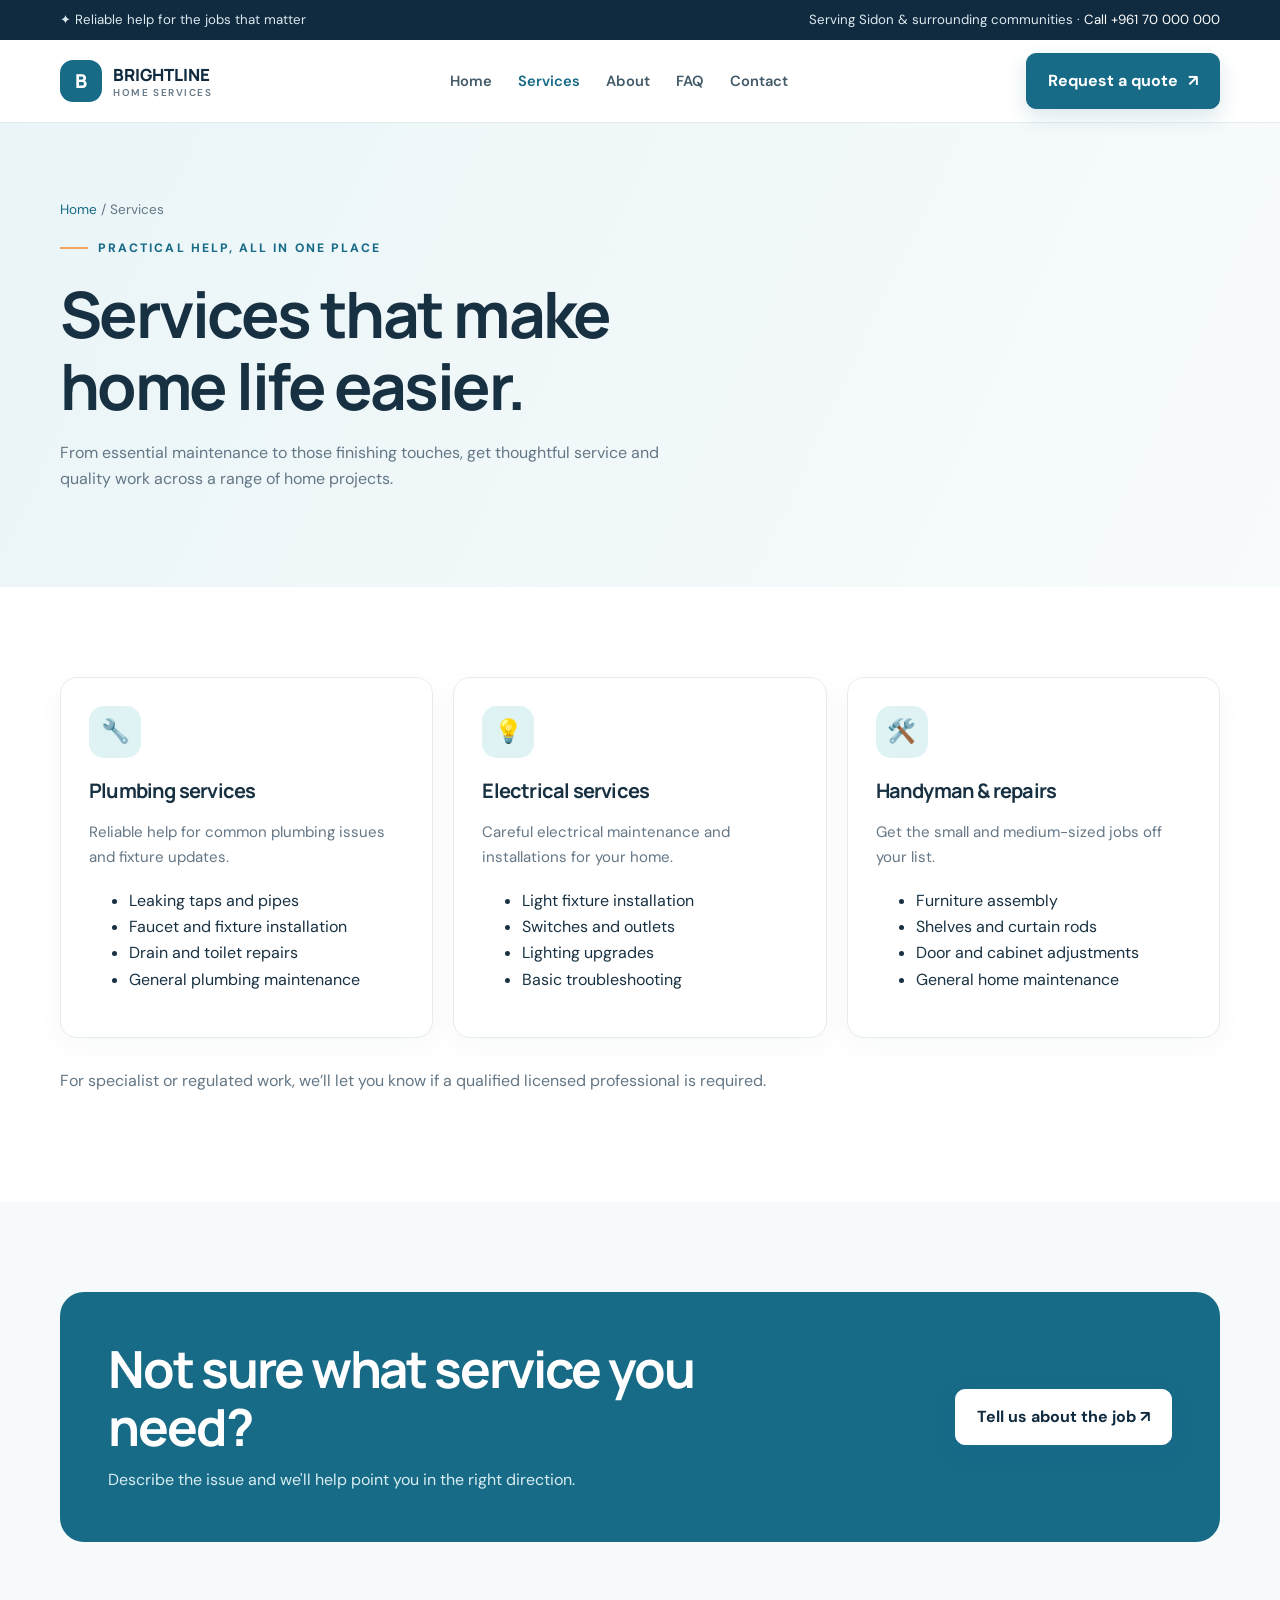
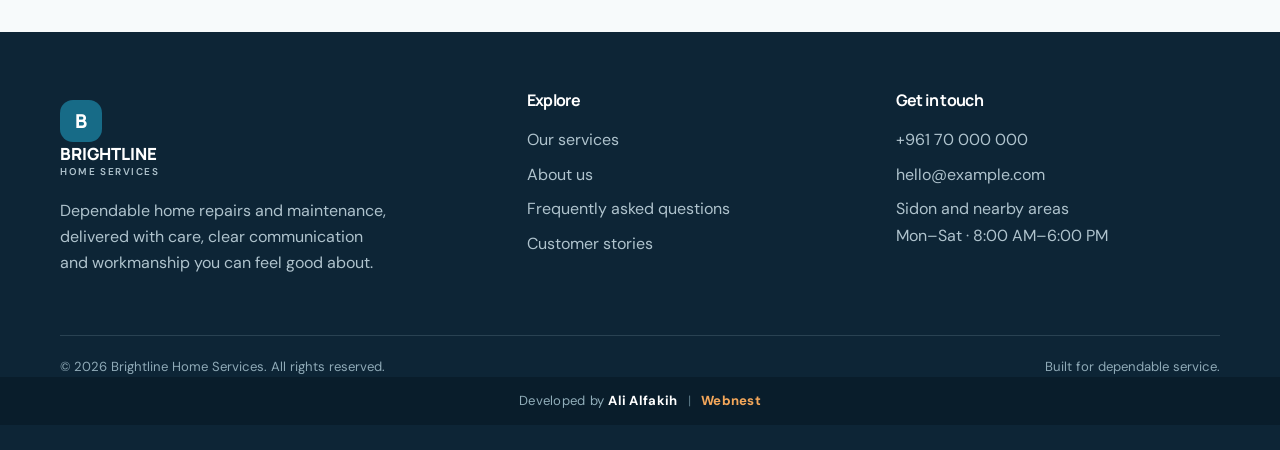
<file: services.html>
<!doctype html><html lang="en"><head><meta charset="utf-8"><meta name="viewport" content="width=device-width,initial-scale=1"><meta name="description" content="Reliable local home services, clear communication and quality workmanship."><title>Services | Brightline Home Services</title><link rel="stylesheet" href="assets/style.css"></head><body>
<div class="topbar"><div class="container"><span>✦ Reliable help for the jobs that matter</span><span class="top-right">Serving Sidon & surrounding communities · <a href="tel:+96170000000">Call +961 70 000 000</a></span></div></div>
<header class="header"><div class="container nav"><a class="brand" href="index.html"><span class="brand-mark">B</span><span>BRIGHTLINE<small>HOME SERVICES</small></span></a><nav class="links" id="nav"><a class="" href="index.html">Home</a><a class="active" href="services.html">Services</a><a class="" href="about.html">About</a><a class="" href="faq.html">FAQ</a><a class="" href="contact.html">Contact</a></nav><a class="btn" href="quote.html">Request a quote <span>↗</span></a><button class="menu" aria-label="Open menu" onclick="document.getElementById('nav').classList.toggle('open')">☰</button></div></header>
<main><section class="page-hero"><div class="container"><div class="crumb"><a href="index.html">Home</a> / Services</div><div class="eyebrow">Practical help, all in one place</div><h1>Services that make<br>home life easier.</h1><p style="max-width:620px">From essential maintenance to those finishing touches, get thoughtful service and quality work across a range of home projects.</p></div></section><section class="section white"><div class="container"><div class="cards">
<div class="card" id="plumbing"><div class="icon">🔧</div><h3>Plumbing services</h3><p>Reliable help for common plumbing issues and fixture updates.</p><ul><li>Leaking taps and pipes</li><li>Faucet and fixture installation</li><li>Drain and toilet repairs</li><li>General plumbing maintenance</li></ul></div>
<div class="card" id="electrical"><div class="icon">💡</div><h3>Electrical services</h3><p>Careful electrical maintenance and installations for your home.</p><ul><li>Light fixture installation</li><li>Switches and outlets</li><li>Lighting upgrades</li><li>Basic troubleshooting</li></ul></div>
<div class="card" id="repairs"><div class="icon">🛠️</div><h3>Handyman & repairs</h3><p>Get the small and medium-sized jobs off your list.</p><ul><li>Furniture assembly</li><li>Shelves and curtain rods</li><li>Door and cabinet adjustments</li><li>General home maintenance</li></ul></div></div><p style="margin-top:30px">For specialist or regulated work, we’ll let you know if a qualified licensed professional is required.</p></div></section><section class="section"><div class="container cta"><div><h2>Not sure what service you need?</h2><p>Describe the issue and we'll help point you in the right direction.</p></div><a class="btn light" href="quote.html">Tell us about the job ↗</a></div></section></main>
<footer class="footer"><div class="container"><div class="footer-grid"><div><a class="brand" href="index.html" style="color:#fff"><span class="brand-mark">B</span><span>BRIGHTLINE<small style="color:#afc3cd">HOME SERVICES</small></span></a><p style="margin-top:20px;max-width:330px">Dependable home repairs and maintenance, delivered with care, clear communication and workmanship you can feel good about.</p></div><div><h3>Explore</h3><a href="services.html">Our services</a><a href="about.html">About us</a><a href="faq.html">Frequently asked questions</a><a href="testimonials.html">Customer stories</a></div><div><h3>Get in touch</h3><a href="tel:+96170000000">+961 70 000 000</a><a href="mailto:hello@example.com">hello@example.com</a><p>Sidon and nearby areas<br>Mon–Sat · 8:00 AM–6:00 PM</p></div></div><div class="copyright"><span>© 2026 Brightline Home Services. All rights reserved.</span><span>Built for dependable service.</span></div></div><div class="developer-credit">Developed by <strong>Ali Alfakih</strong> <span>|</span> <a href="#" aria-label="Webnest">Webnest</a></div></footer><a class="mobile-call" href="tel:+96170000000">☎ Call now</a><script src="assets/site.js"></script></body></html>
</file>
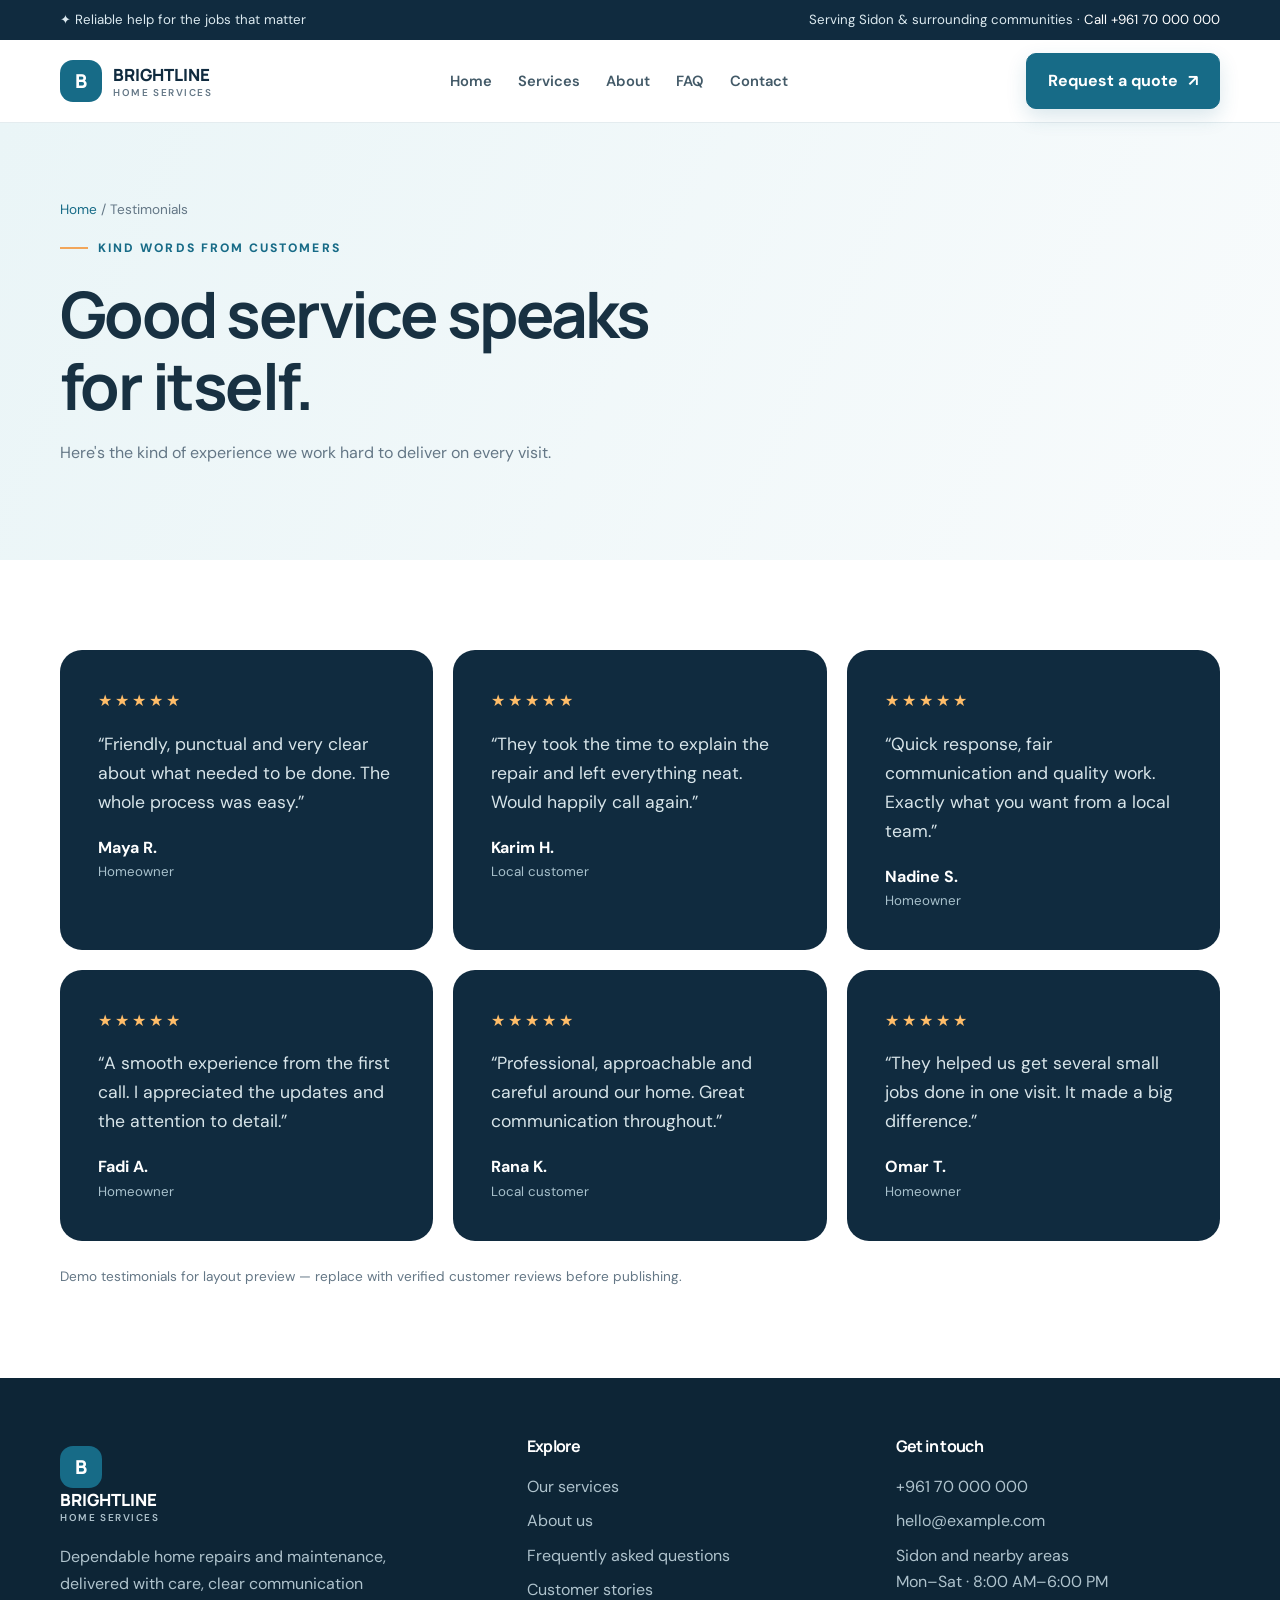
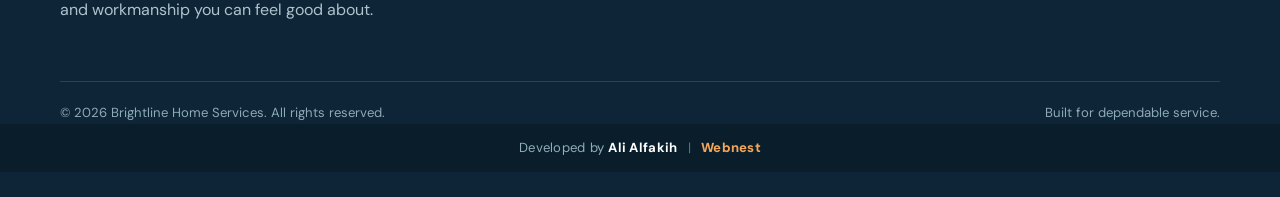
<file: testimonials.html>
<!doctype html><html lang="en"><head><meta charset="utf-8"><meta name="viewport" content="width=device-width,initial-scale=1"><meta name="description" content="Reliable local home services, clear communication and quality workmanship."><title>Testimonials | Brightline Home Services</title><link rel="stylesheet" href="assets/style.css"></head><body>
<div class="topbar"><div class="container"><span>✦ Reliable help for the jobs that matter</span><span class="top-right">Serving Sidon & surrounding communities · <a href="tel:+96170000000">Call +961 70 000 000</a></span></div></div>
<header class="header"><div class="container nav"><a class="brand" href="index.html"><span class="brand-mark">B</span><span>BRIGHTLINE<small>HOME SERVICES</small></span></a><nav class="links" id="nav"><a class="" href="index.html">Home</a><a class="" href="services.html">Services</a><a class="" href="about.html">About</a><a class="" href="faq.html">FAQ</a><a class="" href="contact.html">Contact</a></nav><a class="btn" href="quote.html">Request a quote <span>↗</span></a><button class="menu" aria-label="Open menu" onclick="document.getElementById('nav').classList.toggle('open')">☰</button></div></header>
<main><section class="page-hero"><div class="container"><div class="crumb"><a href="index.html">Home</a> / Testimonials</div><div class="eyebrow">Kind words from customers</div><h1>Good service speaks<br>for itself.</h1><p>Here's the kind of experience we work hard to deliver on every visit.</p></div></section><section class="section white"><div class="container cards"><div class="testimonial"><div class="stars">★★★★★</div><p>“Friendly, punctual and very clear about what needed to be done. The whole process was easy.”</p><div class="person">Maya R.<small>Homeowner</small></div></div><div class="testimonial"><div class="stars">★★★★★</div><p>“They took the time to explain the repair and left everything neat. Would happily call again.”</p><div class="person">Karim H.<small>Local customer</small></div></div><div class="testimonial"><div class="stars">★★★★★</div><p>“Quick response, fair communication and quality work. Exactly what you want from a local team.”</p><div class="person">Nadine S.<small>Homeowner</small></div></div><div class="testimonial"><div class="stars">★★★★★</div><p>“A smooth experience from the first call. I appreciated the updates and the attention to detail.”</p><div class="person">Fadi A.<small>Homeowner</small></div></div><div class="testimonial"><div class="stars">★★★★★</div><p>“Professional, approachable and careful around our home. Great communication throughout.”</p><div class="person">Rana K.<small>Local customer</small></div></div><div class="testimonial"><div class="stars">★★★★★</div><p>“They helped us get several small jobs done in one visit. It made a big difference.”</p><div class="person">Omar T.<small>Homeowner</small></div></div></div><p class="container" style="margin-top:25px;font-size:.85rem">Demo testimonials for layout preview — replace with verified customer reviews before publishing.</p></section></main>
<footer class="footer"><div class="container"><div class="footer-grid"><div><a class="brand" href="index.html" style="color:#fff"><span class="brand-mark">B</span><span>BRIGHTLINE<small style="color:#afc3cd">HOME SERVICES</small></span></a><p style="margin-top:20px;max-width:330px">Dependable home repairs and maintenance, delivered with care, clear communication and workmanship you can feel good about.</p></div><div><h3>Explore</h3><a href="services.html">Our services</a><a href="about.html">About us</a><a href="faq.html">Frequently asked questions</a><a href="testimonials.html">Customer stories</a></div><div><h3>Get in touch</h3><a href="tel:+96170000000">+961 70 000 000</a><a href="mailto:hello@example.com">hello@example.com</a><p>Sidon and nearby areas<br>Mon–Sat · 8:00 AM–6:00 PM</p></div></div><div class="copyright"><span>© 2026 Brightline Home Services. All rights reserved.</span><span>Built for dependable service.</span></div></div><div class="developer-credit">Developed by <strong>Ali Alfakih</strong> <span>|</span> <a href="#" aria-label="Webnest">Webnest</a></div></footer><a class="mobile-call" href="tel:+96170000000">☎ Call now</a><script src="assets/site.js"></script></body></html>
</file>
<file: assets/style.css>
@import url('https://fonts.googleapis.com/css2?family=DM+Sans:wght@400;500;600;700&family=Manrope:wght@400;500;600;700;800&display=swap');
:root{--navy:#102b3f;--blue:#176b87;--cyan:#dff3f5;--orange:#f2a65a;--ink:#183142;--muted:#647786;--paper:#f7fafb;--white:#fff;--line:#e4ecef;--shadow:0 18px 55px rgba(16,43,63,.10)}
*{box-sizing:border-box}html{scroll-behavior:smooth}body{margin:0;background:var(--paper);color:var(--ink);font-family:'DM Sans',sans-serif;line-height:1.65}h1,h2,h3{font-family:Manrope,sans-serif;line-height:1.12;letter-spacing:-.04em;margin:0 0 18px}h1{font-size:clamp(2.7rem,6vw,5.3rem)}h2{font-size:clamp(2rem,4vw,3.2rem)}h3{font-size:1.25rem}p{color:var(--muted);margin:0 0 18px}.container{width:min(1160px,calc(100% - 44px));margin:auto}.topbar{background:var(--navy);color:#dceaf0;font-size:.83rem;padding:9px 0}.topbar .container{display:flex;justify-content:space-between;gap:16px}.topbar a{color:#fff;text-decoration:none}.header{background:rgba(255,255,255,.94);backdrop-filter:blur(14px);position:sticky;top:0;z-index:10;border-bottom:1px solid var(--line)}.nav{height:82px;display:flex;align-items:center;justify-content:space-between;gap:24px}.brand{display:flex;align-items:center;gap:11px;text-decoration:none;color:var(--navy);font:800 1.05rem Manrope}.brand-mark{width:42px;height:42px;background:var(--blue);border-radius:13px;display:grid;place-items:center;color:#fff;font-size:1.2rem}.brand small{display:block;color:var(--muted);font:600 .62rem 'DM Sans';letter-spacing:.16em}.links{display:flex;align-items:center;gap:26px}.links a{font-size:.92rem;text-decoration:none;color:#435a68;font-weight:600}.links a:hover,.links a.active{color:var(--blue)}.btn{display:inline-flex;align-items:center;justify-content:center;gap:10px;padding:14px 21px;border-radius:10px;background:var(--blue);color:#fff;text-decoration:none;font-weight:700;border:1px solid var(--blue);transition:.2s;box-shadow:0 8px 20px rgba(23,107,135,.16)}.btn:hover{transform:translateY(-2px);background:#10556d;box-shadow:0 12px 26px rgba(23,107,135,.22)}.btn.light{background:#fff;color:var(--navy);border-color:#fff}.btn.outline{background:transparent;color:var(--blue);box-shadow:none}.menu{display:none;background:none;border:0;font-size:1.6rem;color:var(--navy)}.hero{padding:86px 0 76px;background:linear-gradient(120deg,#edf7f8 0%,#f7fafb 58%,#e6f1f3 100%);overflow:hidden}.hero-grid{display:grid;grid-template-columns:1.05fr .95fr;align-items:center;gap:55px}.eyebrow{color:var(--blue);font-size:.76rem;font-weight:800;letter-spacing:.17em;text-transform:uppercase;display:flex;align-items:center;gap:10px;margin-bottom:20px}.eyebrow:before{content:'';width:28px;height:2px;background:var(--orange)}.hero h1 span{color:var(--blue)}.hero-copy{font-size:1.1rem;max-width:560px}.actions{display:flex;gap:13px;flex-wrap:wrap;margin:28px 0}.trust{display:flex;gap:22px;flex-wrap:wrap;color:#526977;font-size:.88rem;font-weight:600}.trust span:before{content:'✓';color:#19836f;font-weight:900;margin-right:8px}.hero-image{height:510px;border-radius:26px;overflow:hidden;position:relative;box-shadow:var(--shadow)}.hero-image img{width:100%;height:100%;object-fit:cover}.image-note{position:absolute;bottom:22px;left:22px;background:#fff;padding:15px 18px;border-radius:13px;box-shadow:var(--shadow);font-weight:700}.image-note small{display:block;color:var(--muted);font-weight:500}.section{padding:90px 0}.section.white{background:#fff}.section-head{max-width:650px;margin-bottom:42px}.section-head.center{text-align:center;margin-left:auto;margin-right:auto}.section-head.center .eyebrow{justify-content:center}.cards{display:grid;grid-template-columns:repeat(3,1fr);gap:20px}.card{background:#fff;border:1px solid var(--line);border-radius:17px;padding:28px;box-shadow:0 8px 28px rgba(16,43,63,.035);transition:.22s}.card:hover{transform:translateY(-5px);box-shadow:var(--shadow)}.icon{width:52px;height:52px;border-radius:15px;background:var(--cyan);display:grid;place-items:center;font-size:1.45rem;margin-bottom:22px}.card p{font-size:.94rem}.text-link{color:var(--blue);font-weight:800;text-decoration:none}.split{display:grid;grid-template-columns:1fr 1fr;gap:65px;align-items:center}.photo{height:440px;border-radius:22px;overflow:hidden}.photo img{width:100%;height:100%;object-fit:cover}.checks{display:grid;grid-template-columns:1fr 1fr;gap:13px;margin:25px 0}.checks span{font-weight:600;color:#405866}.checks span:before{content:'✓';color:#16836f;margin-right:9px}.stats{display:grid;grid-template-columns:repeat(3,1fr);gap:12px;margin-top:35px}.stat{padding:19px;background:#f0f7f8;border-radius:13px}.stat strong{display:block;font:800 1.8rem Manrope;color:var(--blue)}.stat small{color:var(--muted)}.testimonial{background:var(--navy);color:#fff;border-radius:22px;padding:38px}.testimonial p{color:#d7e4e9;font-size:1.1rem}.stars{color:#ffbd69;letter-spacing:3px;margin-bottom:15px}.person{font-weight:700}.person small{display:block;color:#a8c1cc;font-weight:400}.faq-list{max-width:850px}.faq-item{border-bottom:1px solid var(--line);padding:22px 0}.faq-item summary{font:700 1.05rem Manrope;cursor:pointer;list-style:none;display:flex;justify-content:space-between;gap:20px}.faq-item summary:after{content:'+';color:var(--blue);font-size:1.4rem}.faq-item[open] summary:after{content:'−'}.faq-item p{padding:15px 30px 0 0;margin:0}.cta{background:var(--blue);color:#fff;border-radius:24px;padding:48px;display:flex;align-items:center;justify-content:space-between;gap:30px}.cta h2{max-width:600px;margin:0}.cta p{color:#d7edf2;margin:12px 0 0}.page-hero{padding:76px 0;background:linear-gradient(115deg,#eaf5f7,#f8fbfc)}.page-hero h1{font-size:clamp(2.6rem,5vw,4.5rem)}.crumb{font-size:.85rem;color:var(--muted);margin-bottom:17px}.crumb a{color:var(--blue);text-decoration:none}.form-wrap{display:grid;grid-template-columns:.8fr 1.2fr;gap:45px;align-items:start}.form-card{background:#fff;padding:34px;border:1px solid var(--line);border-radius:20px;box-shadow:var(--shadow)}.form-grid{display:grid;grid-template-columns:1fr 1fr;gap:17px}.field{display:flex;flex-direction:column;gap:7px}.field.full{grid-column:1/-1}label{font-weight:700;font-size:.88rem}input,select,textarea{width:100%;padding:13px 14px;border:1px solid #d8e3e7;border-radius:9px;font:inherit;background:#fbfdfe;color:var(--ink)}input:focus,select:focus,textarea:focus{outline:2px solid #a9d9e2;border-color:var(--blue)}textarea{min-height:125px;resize:vertical}.form-card .btn{cursor:pointer}.notice{font-size:.82rem;margin-top:12px}.contact-list{display:grid;gap:18px;margin-top:27px}.contact-item{display:flex;gap:14px;align-items:flex-start}.contact-item .icon{margin:0;flex:none;width:44px;height:44px}.map{height:300px;border:0;width:100%;border-radius:18px;filter:saturate(.8)}.footer{background:#0d2536;color:#fff;padding:60px 0 25px}.footer-grid{display:grid;grid-template-columns:1.3fr 1fr 1fr;gap:45px}.footer p,.footer a{color:#afc3cd}.footer a{display:block;text-decoration:none;margin:8px 0}.footer h3{font-size:1rem}.copyright{border-top:1px solid #294252;margin-top:40px;padding-top:20px;color:#8faab7;font-size:.82rem;display:flex;justify-content:space-between;gap:15px}.mobile-call{display:none}
@media(max-width:850px){.links{display:none;position:absolute;top:82px;left:0;right:0;background:#fff;padding:20px 25px;flex-direction:column;align-items:stretch;border-bottom:1px solid var(--line)}.links.open{display:flex}.menu{display:block}.nav>.btn{display:none}.hero-grid,.split,.form-wrap{grid-template-columns:1fr}.hero{padding:60px 0}.hero-image{height:390px}.cards{grid-template-columns:1fr 1fr}.footer-grid{grid-template-columns:1fr 1fr}.cta{align-items:flex-start;flex-direction:column}}
@media(max-width:560px){.container{width:min(100% - 30px,1160px)}.topbar .container{justify-content:center}.topbar .top-right{display:none}.nav{height:72px}.links{top:72px}.hero-image{height:300px}.cards,.stats,.footer-grid,.form-grid{grid-template-columns:1fr}.section{padding:65px 0}.checks{grid-template-columns:1fr}.cta{padding:30px}.form-card{padding:23px}.copyright{flex-direction:column}.mobile-call{display:block;position:fixed;bottom:14px;right:14px;z-index:20;border-radius:50px;padding:14px 20px;background:var(--orange);color:#182d3b;text-decoration:none;font-weight:800;box-shadow:var(--shadow)}}

.developer-credit{background:#091d2b;color:#91aeba;text-align:center;padding:13px 15px;font-size:.82rem;letter-spacing:.02em}.developer-credit strong{color:#fff}.developer-credit span{padding:0 6px;color:#54717f}.developer-credit a{display:inline!important;margin:0!important;color:#f2a65a!important;font-weight:800}
</file>
